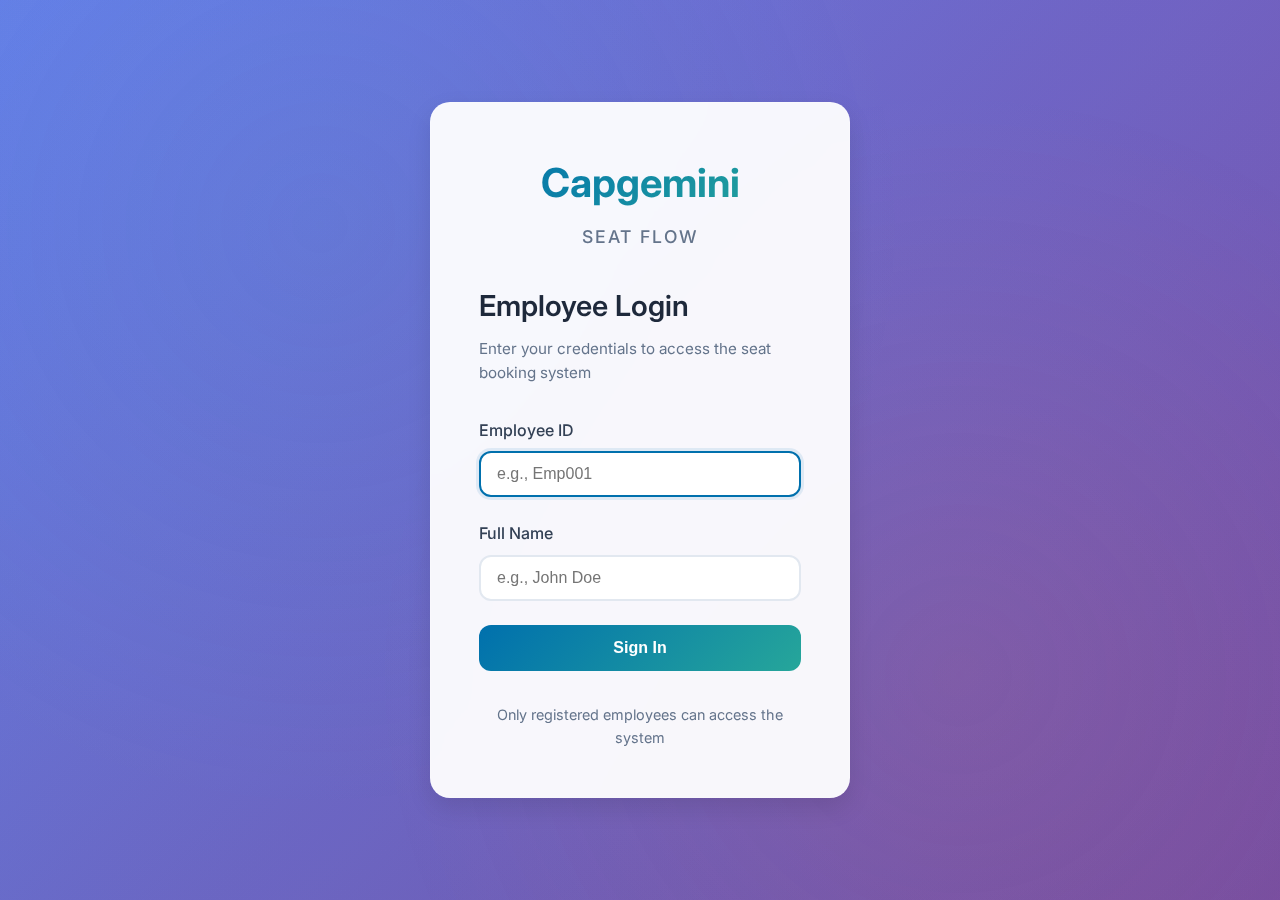
<file: index.html>
<!DOCTYPE html>
<html lang="en">
<head>
    <meta charset="UTF-8">
    <meta name="viewport" content="width=device-width, initial-scale=1.0">
    <title>Capgemini Seat Flow - Employee Login</title>
    <link rel="stylesheet" href="style1.css">
    <link href="https://fonts.googleapis.com/css2?family=Inter:wght@300;400;500;600;700&display=swap" rel="stylesheet">
</head>
<body>
    <div class="container">
        <div class="login-card">
            <div class="brand-header">
                <div class="capgemini-logo">
                    <h1>Capgemini</h1>
                    <span>Seat Flow</span>
                </div>
            </div>
            
            <form id="loginForm" class="login-form">
                <h2>Employee Login</h2>
                <p class="subtitle">Enter your credentials to access the seat booking system</p>
                
                <div class="form-group">
                    <label for="empId">Employee ID</label>
                    <input type="text" id="empId" placeholder="e.g., Emp001" required>
                </div>
                
                <div class="form-group">
                    <label for="empName">Full Name</label>
                    <input type="text" id="empName" placeholder="e.g., John Doe" required>
                </div>
                
                <button type="submit" class="login-btn">
                    <span>Sign In</span>
                    <div class="btn-shimmer"></div>
                </button>
                
                <div id="errorMessage" class="error-message"></div>
            </form>
            
            <div class="login-footer">
                <p>Only registered employees can access the system</p>
            </div>
        </div>
    </div>
    
    <script src="login.js"></script>
</body>
</html>
</file>
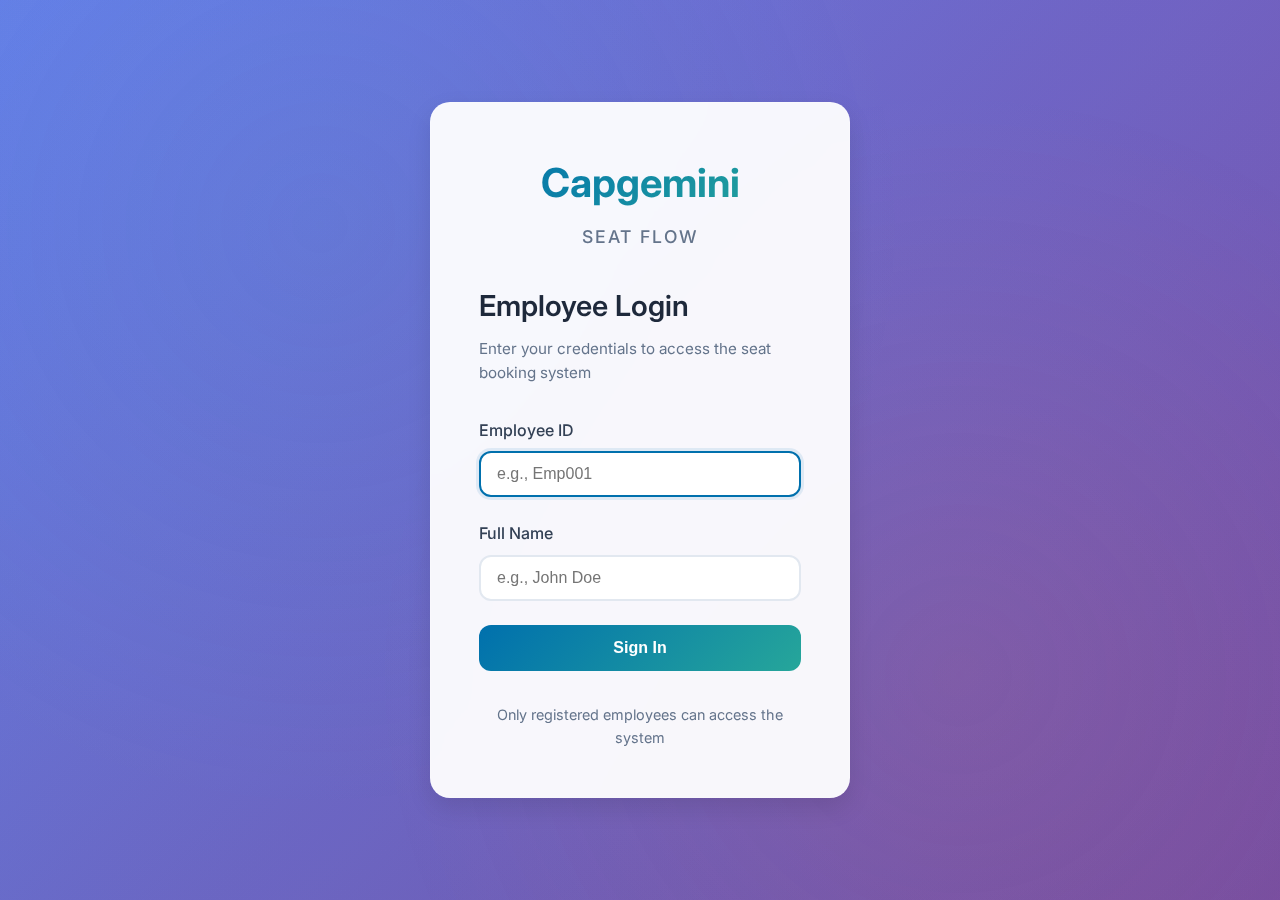
<file: admin.html>
<!DOCTYPE html>
<html lang="en">
<head>
    <meta charset="UTF-8">
    <meta name="viewport" content="width=device-width, initial-scale=1.0">
    <title>Capgemini Seat Flow - Admin Panel</title>
    <link rel="stylesheet" href="style1.css">
    <link href="https://fonts.googleapis.com/css2?family=Inter:wght@300;400;500;600;700&display=swap" rel="stylesheet">
</head>
<body>
    <div class="admin-container">
        <header class="dashboard-header">
            <div class="brand-header">
                <div class="capgemini-logo">
                    <h1>Capgemini</h1>
                    <span>Admin Panel</span>
                </div>
            </div>
            <div class="user-info">
                <span id="welcomeUser">Welcome, Admin</span>
                <button onclick="goToDashboard()" class="back-btn">← Dashboard</button>
            </div>
        </header>
        
        <main class="admin-main">
            <div class="admin-header">
                <h2>All Bookings Management</h2>
                <p>View and manage all employee seat bookings</p>
            </div>
            
            <div class="admin-controls">
                <div class="filter-group">
                    <label for="dateFilter">Filter by Date:</label>
                    <input type="date" id="dateFilter" onchange="filterBookings()">
                </div>
                
                <div class="summary-stats">
                    <div class="mini-stat">
                        <span class="mini-stat-label">Total Bookings:</span>
                        <span class="mini-stat-value" id="totalBookings">0</span>
                    </div>
                    <div class="mini-stat">
                        <span class="mini-stat-label">Today's Bookings:</span>
                        <span class="mini-stat-value" id="todayBookings">0</span>
                    </div>
                </div>
            </div>
            
            <div class="admin-content">
                <div class="admin-table-container">
                    <table class="admin-table">
                        <thead>
                            <tr>
                                <th>Date</th>
                                <th>Seat Number</th>
                                <th>Employee ID</th>
                                <th>Employee Name</th>
                                <th>Department</th>
                                <th>Booking Time</th>
                                <th>Actions</th>
                            </tr>
                        </thead>
                        <tbody id="adminBookings">
                            <!-- All bookings will be populated by JavaScript -->
                        </tbody>
                    </table>
                </div>
                
                <div class="no-bookings-admin" id="noBookingsAdmin" style="display: none;">
                    <div class="empty-state">
                        <div class="empty-icon">📋</div>
                        <h3>No Bookings Found</h3>
                        <p>No bookings match the selected criteria.</p>
                    </div>
                </div>
            </div>
        </main>
    </div>
    
    <!-- Delete Confirmation Modal -->
    <div id="deleteModal" class="modal">
        <div class="modal-content">
            <h3>Confirm Deletion</h3>
            <p id="deleteText">Are you sure you want to delete this booking?</p>
            <div class="modal-actions">
                <button onclick="closeDeleteModal()" class="btn-cancel">Cancel</button>
                <button onclick="confirmDelete()" class="btn-delete">Delete</button>
            </div>
        </div>
    </div>
    
    <script src="admin.js"></script>
</body>
</html>
</file>
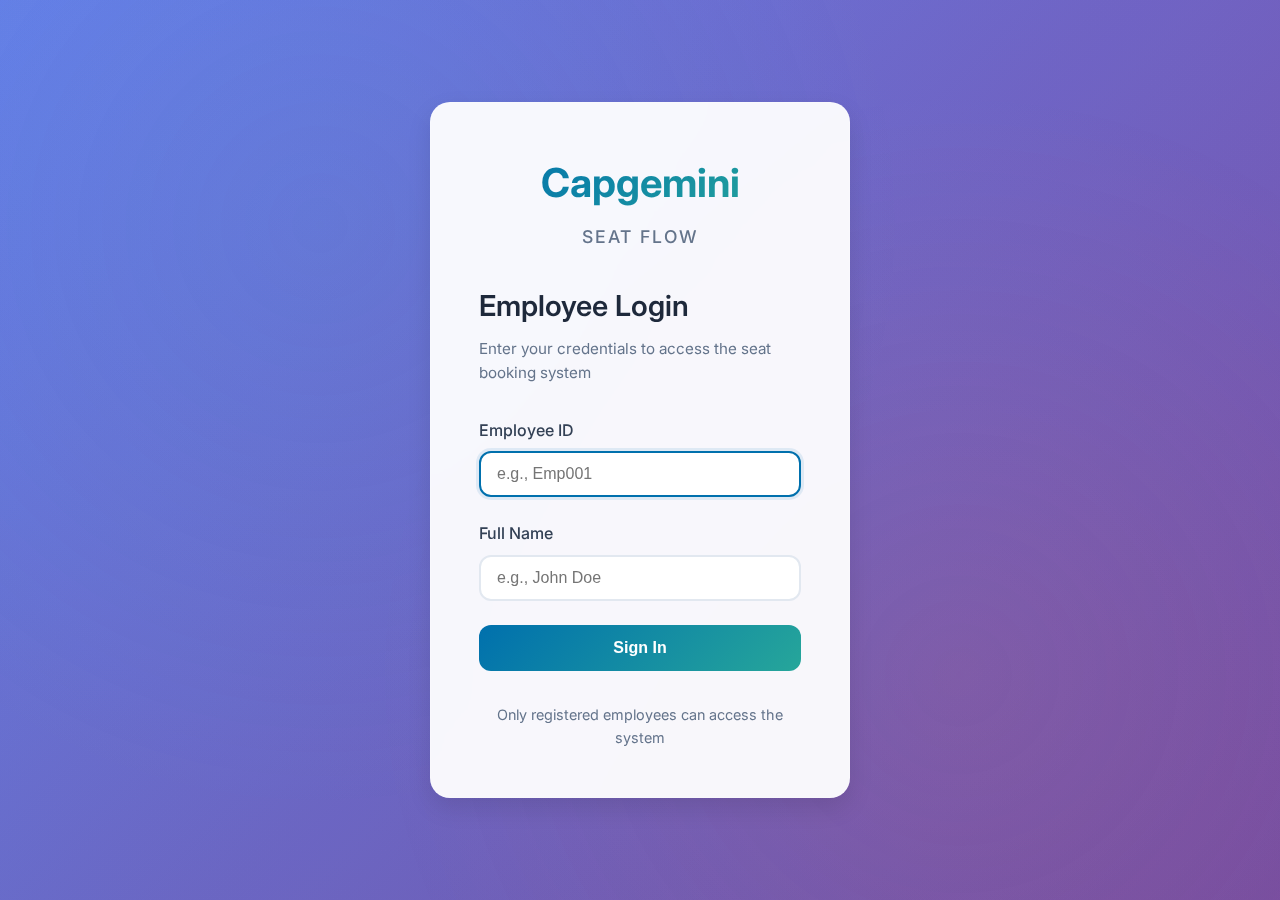
<file: booked.html>
<!DOCTYPE html>
<html lang="en">
<head>
    <meta charset="UTF-8">
    <meta name="viewport" content="width=device-width, initial-scale=1.0">
    <title>Capgemini Seat Flow - My Bookings</title>
    <link rel="stylesheet" href="style1.css">
    <link href="https://fonts.googleapis.com/css2?family=Inter:wght@300;400;500;600;700&display=swap" rel="stylesheet">
</head>
<body>
    <div class="bookings-container">
        <header class="dashboard-header">
            <div class="brand-header">
                <div class="capgemini-logo">
                    <h1>Capgemini</h1>
                    <span>My Bookings</span>
                </div>
            </div>
            <div class="user-info">
                <span id="welcomeUser">Welcome, Employee</span>
                <button onclick="goToDashboard()" class="back-btn">← Dashboard</button>
            </div>
        </header>
        
        <main class="bookings-main">
            <div class="bookings-header">
                <h2>Your Booking History</h2>
                <p>View all your past and current seat bookings</p>
            </div>
            
            <div class="bookings-content">
                <div class="current-booking" id="currentBooking">
                    <!-- Current booking will be displayed here -->
                </div>
                
                <div class="booking-history">
                    <h3>Booking History</h3>
                    <div class="bookings-table-container">
                        <table class="bookings-table">
                            <thead>
                                <tr>
                                    <th>Date</th>
                                    <th>Seat Number</th>
                                    <th>Department</th>
                                    <th>Status</th>
                                </tr>
                            </thead>
                            <tbody id="bookingHistory">
                                <!-- Booking history will be populated by JavaScript -->
                            </tbody>
                        </table>
                    </div>
                </div>
                
                <div class="no-bookings" id="noBookings" style="display: none;">
                    <div class="empty-state">
                        <div class="empty-icon">📅</div>
                        <h3>No Bookings Found</h3>
                        <p>You haven't made any seat bookings yet.</p>
                        <button onclick="goToSeating()" class="action-btn primary">Book Your First Seat</button>
                    </div>
                </div>
            </div>
        </main>
    </div>
    
    <script src="booked.js"></script>
</body>
</html>
</file>
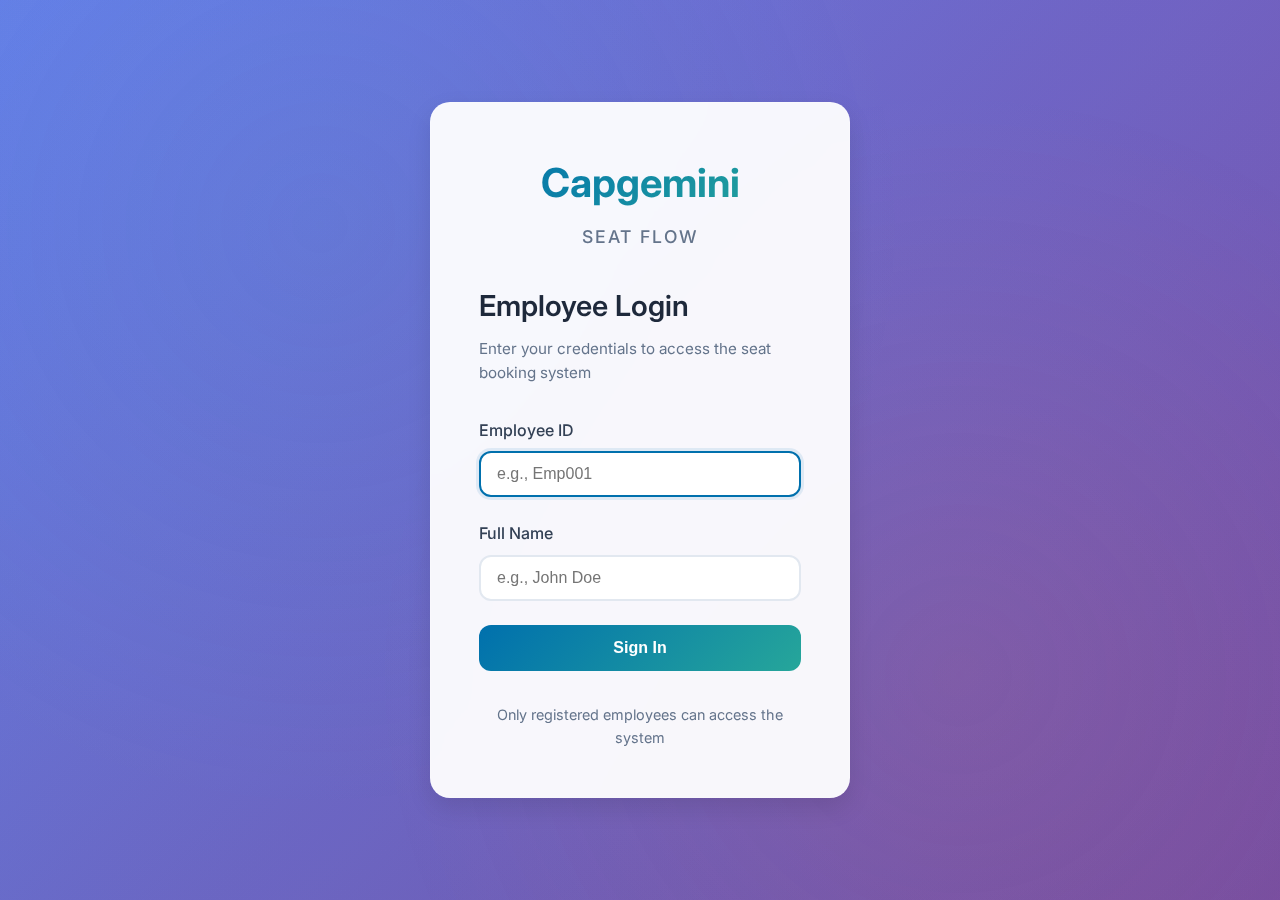
<file: seating.html>
<!DOCTYPE html>
<html lang="en">
<head>
    <meta charset="UTF-8">
    <meta name="viewport" content="width=device-width, initial-scale=1.0">
    <title>Capgemini Seat Flow - Book a Seat</title>
    <link rel="stylesheet" href="style1.css">
    <link href="https://fonts.googleapis.com/css2?family=Inter:wght@300;400;500;600;700&display=swap" rel="stylesheet">
</head>
<body>
    <div class="seating-container">
        <header class="dashboard-header">
            <div class="brand-header">
                <div class="capgemini-logo">
                    <h1>Capgemini</h1>
                    <span>Seat Booking</span>
                </div>
            </div>
            <div class="user-info">
                <span id="welcomeUser">Welcome, Employee</span>
                <button onclick="goToDashboard()" class="back-btn">← Dashboard</button>
            </div>
        </header>
        
        <main class="seating-main">
            <div class="seating-header">
                <h2>Select Your Seat</h2>
                <p class="current-date" id="currentDate"></p>
            </div>
            
            <div class="legend">
                <div class="legend-item">
                    <div class="legend-color dcc"></div>
                    <span>DCC (Seats 23-26)</span>
                </div>
                <div class="legend-item">
                    <div class="legend-color bread"></div>
                    <span>BREAD (Seats 27-29, 38-43)</span>
                </div>
                <div class="legend-item">
                    <div class="legend-color solutions"></div>
                    <span>Solutions (Seats 30-37)</span>
                </div>
                <div class="legend-item">
                    <div class="legend-color cap360"></div>
                    <span>Cap360 (Seats 44-47)</span>
                </div>
                <div class="legend-item">
                    <div class="legend-color booked"></div>
                    <span>Booked</span>
                </div>
            </div>
            
            <div class="seat-grid" id="seatGrid">
                <!-- Seats will be generated by JavaScript -->
            </div>
            
            <div class="booking-info" id="bookingInfo">
                <p>Click on an available seat to book it for today</p>
            </div>
        </main>
    </div>
    
    <!-- Tooltip -->
    <div id="tooltip" class="tooltip"></div>
    
    <!-- Confirmation Modal -->
    <div id="confirmModal" class="modal">
        <div class="modal-content">
            <h3>Confirm Booking</h3>
            <p id="confirmText">Do you want to book this seat?</p>
            <div class="modal-actions">
                <button onclick="closeModal()" class="btn-cancel">Cancel</button>
                <button onclick="confirmBooking()" class="btn-confirm">Confirm</button>
            </div>
        </div>
    </div>
    
    <script src="seating.js"></script>
</body>
</html>
</file>
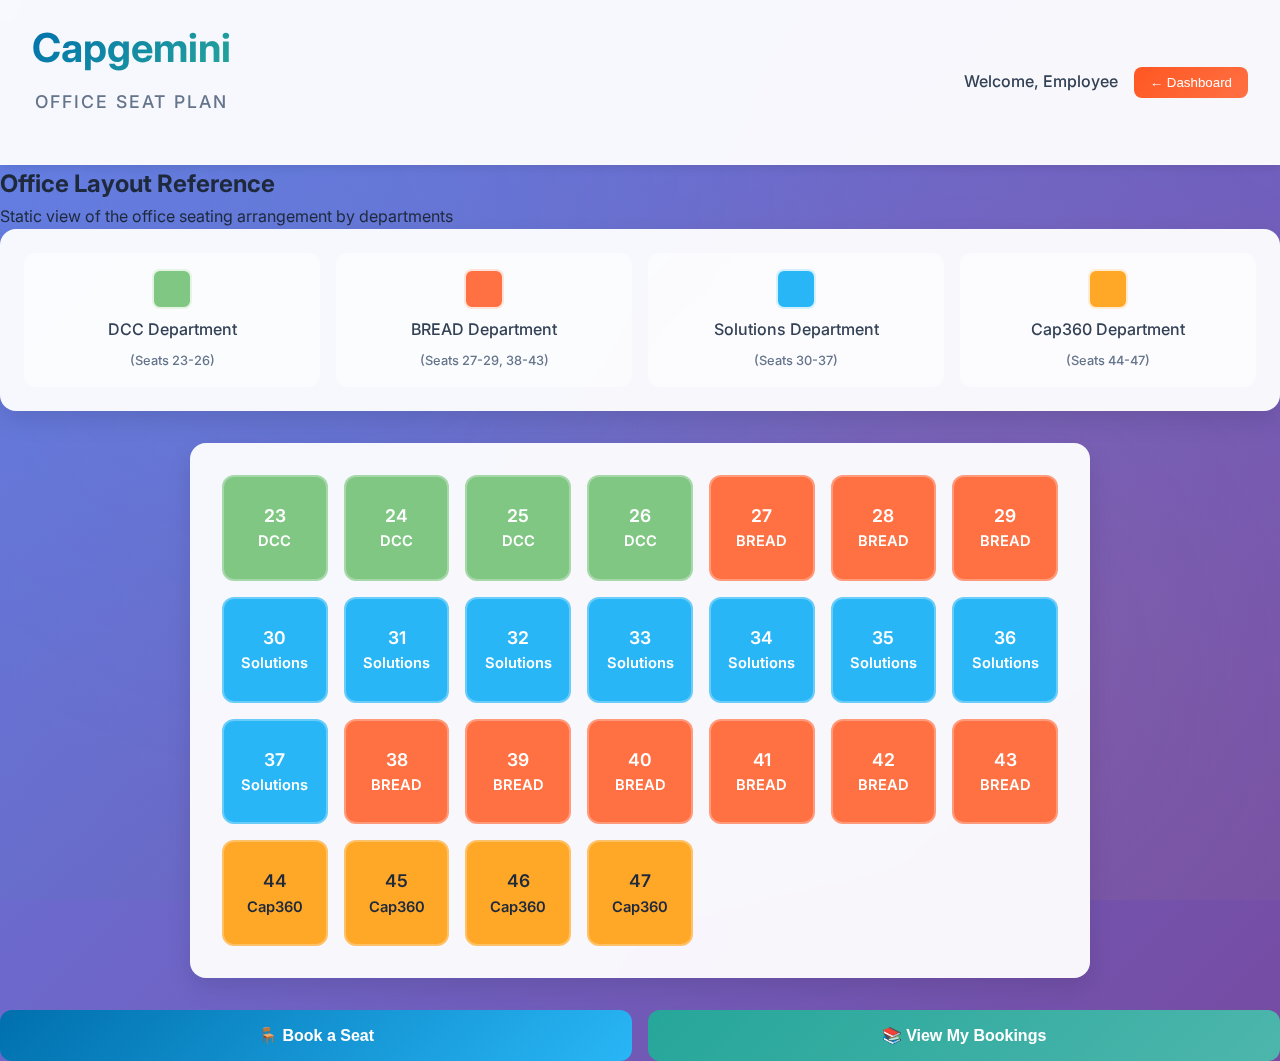
<file: tools_seating.html>
<!DOCTYPE html>
<html lang="en">
<head>
    <meta charset="UTF-8">
    <meta name="viewport" content="width=device-width, initial-scale=1.0">
    <title>Capgemini Seat Flow - Seat Plan</title>
    <link rel="stylesheet" href="style1.css">
    <link href="https://fonts.googleapis.com/css2?family=Inter:wght@300;400;500;600;700&display=swap" rel="stylesheet">
</head>
<body>
    <div class="seatplan-container">
        <header class="dashboard-header">
            <div class="brand-header">
                <div class="capgemini-logo">
                    <h1>Capgemini</h1>
                    <span>Office Seat Plan</span>
                </div>
            </div>
            <div class="user-info">
                <span id="welcomeUser">Welcome, Employee</span>
                <button onclick="goToDashboard()" class="back-btn">← Dashboard</button>
            </div>
        </header>
        
        <main class="seatplan-main">
            <div class="seatplan-header">
                <h2>Office Layout Reference</h2>
                <p>Static view of the office seating arrangement by departments</p>
            </div>
            
            <div class="legend-large">
                <div class="legend-item">
                    <div class="legend-color dcc"></div>
                    <span>DCC Department</span>
                    <small>(Seats 23-26)</small>
                </div>
                <div class="legend-item">
                    <div class="legend-color bread"></div>
                    <span>BREAD Department</span>
                    <small>(Seats 27-29, 38-43)</small>
                </div>
                <div class="legend-item">
                    <div class="legend-color solutions"></div>
                    <span>Solutions Department</span>
                    <small>(Seats 30-37)</small>
                </div>
                <div class="legend-item">
                    <div class="legend-color cap360"></div>
                    <span>Cap360 Department</span>
                    <small>(Seats 44-47)</small>
                </div>
            </div>
            
            <div class="static-seat-grid">
                <!-- Row 1: Seats 23-29 -->
                <div class="seat-row">
                    <div class="seat dcc-dept">23<br><small>DCC</small></div>
                    <div class="seat dcc-dept">24<br><small>DCC</small></div>
                    <div class="seat dcc-dept">25<br><small>DCC</small></div>
                    <div class="seat dcc-dept">26<br><small>DCC</small></div>
                    <div class="seat bread-dept">27<br><small>BREAD</small></div>
                    <div class="seat bread-dept">28<br><small>BREAD</small></div>
                    <div class="seat bread-dept">29<br><small>BREAD</small></div>
                </div>
                
                <!-- Row 2: Seats 30-36 -->
                <div class="seat-row">
                    <div class="seat solutions-dept">30<br><small>Solutions</small></div>
                    <div class="seat solutions-dept">31<br><small>Solutions</small></div>
                    <div class="seat solutions-dept">32<br><small>Solutions</small></div>
                    <div class="seat solutions-dept">33<br><small>Solutions</small></div>
                    <div class="seat solutions-dept">34<br><small>Solutions</small></div>
                    <div class="seat solutions-dept">35<br><small>Solutions</small></div>
                    <div class="seat solutions-dept">36<br><small>Solutions</small></div>
                </div>
                
                <!-- Row 3: Seats 37-43 -->
                <div class="seat-row">
                    <div class="seat solutions-dept">37<br><small>Solutions</small></div>
                    <div class="seat bread-dept">38<br><small>BREAD</small></div>
                    <div class="seat bread-dept">39<br><small>BREAD</small></div>
                    <div class="seat bread-dept">40<br><small>BREAD</small></div>
                    <div class="seat bread-dept">41<br><small>BREAD</small></div>
                    <div class="seat bread-dept">42<br><small>BREAD</small></div>
                    <div class="seat bread-dept">43<br><small>BREAD</small></div>
                </div>
                
                <!-- Row 4: Seats 44-47 -->
                <div class="seat-row">
                    <div class="seat cap360-dept">44<br><small>Cap360</small></div>
                    <div class="seat cap360-dept">45<br><small>Cap360</small></div>
                    <div class="seat cap360-dept">46<br><small>Cap360</small></div>
                    <div class="seat cap360-dept">47<br><small>Cap360</small></div>
                    <div class="empty-space"></div>
                    <div class="empty-space"></div>
                    <div class="empty-space"></div>
                </div>
            </div>
            
            <div class="seatplan-footer">
                <div class="action-buttons">
                    <button onclick="goToSeating()" class="action-btn primary">
                        <span>🪑 Book a Seat</span>
                    </button>
                    
                    <button onclick="goToBookings()" class="action-btn secondary">
                        <span>📚 View My Bookings</span>
                    </button>
                </div>
            </div>
        </main>
    </div>
    
    <script>
        // Set welcome message
        const currentUser = JSON.parse(localStorage.getItem('currentUser'));
        if (currentUser) {
            document.getElementById('welcomeUser').textContent = `Welcome, ${currentUser.name}`;
        }
        
        function goToDashboard() {
            window.location.href = 'dashboard.html';
        }
        
        function goToSeating() {
            window.location.href = 'seating.html';
        }
        
        function goToBookings() {
            window.location.href = 'booked.html';
        }
    </script>
</body>
</html>
</file>
<file: style1.css>
/* Capgemini Seat Flow - Warm & Cool Color Palette */
:root {
    /* Capgemini Brand Colors with Warm/Cool Palette */
    --primary-blue: #0070ad;
    --primary-blue-light: #40a9e0;
    --primary-blue-dark: #003d7a;
    
    /* Warm Colors */
    --warm-orange: #ff7043;
    --warm-coral: #ff5722;
    --warm-peach: #ffab91;
    --warm-gold: #ffa726;
    --warm-yellow: #ffcc02;
    
    /* Cool Colors */
    --cool-teal: #26a69a;
    --cool-mint: #4db6ac;
    --cool-sky: #29b6f6;
    --cool-lavender: #9575cd;
    --cool-sage: #81c784;
    
    /* Neutral & Support Colors */
    --white: #ffffff;
    --light-gray: #f8fafc;
    --medium-gray: #64748b;
    --dark-gray: #334155;
    --charcoal: #1e293b;
    
    /* Department Colors */
    --dcc-color: var(--cool-sage);
    --bread-color: var(--warm-orange);
    --solutions-color: var(--cool-sky);
    --cap360-color: var(--warm-gold);
    
    /* Status Colors */
    --success: #10b981;
    --warning: var(--warm-yellow);
    --error: #ef4444;
    --info: var(--cool-teal);
    
    /* Background & Shadow */
    --bg-gradient: linear-gradient(135deg, #667eea 0%, #764ba2 100%);
    --card-shadow: 0 10px 25px rgba(0, 0, 0, 0.1);
    --hover-shadow: 0 15px 35px rgba(0, 0, 0, 0.15);
    
    /* Border Radius */
    --radius-sm: 8px;
    --radius-md: 12px;
    --radius-lg: 16px;
    --radius-xl: 20px;
}

* {
    margin: 0;
    padding: 0;
    box-sizing: border-box;
}

body {
    font-family: 'Inter', -apple-system, BlinkMacSystemFont, sans-serif;
    background: var(--bg-gradient);
    min-height: 100vh;
    color: var(--charcoal);
    line-height: 1.6;
}

/* Capgemini Background Pattern */
body::before {
    content: '';
    position: fixed;
    top: 0;
    left: 0;
    width: 100%;
    height: 100%;
    background-image: 
        radial-gradient(circle at 25% 25%, rgba(64, 169, 224, 0.1) 0%, transparent 50%),
        radial-gradient(circle at 75% 75%, rgba(255, 112, 67, 0.1) 0%, transparent 50%),
        linear-gradient(45deg, rgba(38, 166, 154, 0.05) 0%, rgba(149, 117, 205, 0.05) 100%);
    z-index: -1;
}

/* Container Styles */
.container {
    display: flex;
    justify-content: center;
    align-items: center;
    min-height: 100vh;
    padding: 20px;
}

/* Brand Header */
.brand-header {
    text-align: center;
    margin-bottom: 2rem;
}

.capgemini-logo h1 {
    font-size: 2.5rem;
    font-weight: 700;
    background: linear-gradient(135deg, var(--primary-blue) 0%, var(--cool-teal) 100%);
    -webkit-background-clip: text;
    -webkit-text-fill-color: transparent;
    background-clip: text;
    margin-bottom: 0.5rem;
}

.capgemini-logo span {
    font-size: 1.1rem;
    color: var(--medium-gray);
    font-weight: 500;
    text-transform: uppercase;
    letter-spacing: 2px;
}

/* Login Card */
.login-card {
    background: rgba(255, 255, 255, 0.95);
    backdrop-filter: blur(20px);
    border-radius: var(--radius-xl);
    padding: 3rem;
    box-shadow: var(--card-shadow);
    width: 100%;
    max-width: 420px;
    border: 1px solid rgba(255, 255, 255, 0.2);
}

.login-form h2 {
    color: var(--charcoal);
    margin-bottom: 0.5rem;
    font-size: 1.8rem;
    font-weight: 600;
}

.subtitle {
    color: var(--medium-gray);
    margin-bottom: 2rem;
    font-size: 0.95rem;
}

/* Form Styles */
.form-group {
    margin-bottom: 1.5rem;
}

.form-group label {
    display: block;
    margin-bottom: 0.5rem;
    font-weight: 500;
    color: var(--dark-gray);
}

.form-group input {
    width: 100%;
    padding: 12px 16px;
    border: 2px solid #e2e8f0;
    border-radius: var(--radius-md);
    font-size: 1rem;
    transition: all 0.3s ease;
    background: var(--white);
}

.form-group input:focus {
    outline: none;
    border-color: var(--primary-blue);
    box-shadow: 0 0 0 3px rgba(0, 112, 173, 0.1);
}

/* Button Styles */
.login-btn {
    width: 100%;
    padding: 14px 20px;
    background: linear-gradient(135deg, var(--primary-blue) 0%, var(--cool-teal) 100%);
    color: var(--white);
    border: none;
    border-radius: var(--radius-md);
    font-size: 1rem;
    font-weight: 600;
    cursor: pointer;
    position: relative;
    overflow: hidden;
    transition: transform 0.3s ease;
}

.login-btn:hover {
    transform: translateY(-2px);
    box-shadow: var(--hover-shadow);
}

.btn-shimmer {
    position: absolute;
    top: 0;
    left: -100%;
    width: 100%;
    height: 100%;
    background: linear-gradient(90deg, transparent, rgba(255, 255, 255, 0.3), transparent);
    transition: left 0.6s ease;
}

.login-btn:hover .btn-shimmer {
    left: 100%;
}

/* Error Message */
.error-message {
    color: var(--error);
    font-size: 0.9rem;
    margin-top: 1rem;
    padding: 10px;
    background: rgba(239, 68, 68, 0.1);
    border-radius: var(--radius-sm);
    border-left: 4px solid var(--error);
    display: none;
}

.login-footer {
    text-align: center;
    margin-top: 2rem;
    color: var(--medium-gray);
    font-size: 0.9rem;
}

/* Dashboard Styles */
.dashboard-container,
.seating-container,
.bookings-container,
.admin-container,
.seatplan-container {
    min-height: 100vh;
    background: transparent;
}

.dashboard-header {
    background: rgba(255, 255, 255, 0.95);
    backdrop-filter: blur(20px);
    padding: 1rem 2rem;
    display: flex;
    justify-content: space-between;
    align-items: center;
    border-bottom: 1px solid rgba(255, 255, 255, 0.2);
    box-shadow: 0 2px 10px rgba(0, 0, 0, 0.1);
}

.user-info {
    display: flex;
    align-items: center;
    gap: 1rem;
    color: var(--dark-gray);
    font-weight: 500;
}

.logout-btn,
.back-btn {
    padding: 8px 16px;
    background: linear-gradient(135deg, var(--warm-coral) 0%, var(--warm-orange) 100%);
    color: var(--white);
    border: none;
    border-radius: var(--radius-sm);
    cursor: pointer;
    font-weight: 500;
    transition: all 0.3s ease;
}

.logout-btn:hover,
.back-btn:hover {
    transform: translateY(-1px);
    box-shadow: 0 4px 15px rgba(255, 87, 34, 0.3);
}

/* Dashboard Main */
.dashboard-main {
    padding: 2rem;
    max-width: 1400px;
    margin: 0 auto;
}

/* Stats Grid */
.stats-grid {
    display: grid;
    grid-template-columns: repeat(auto-fit, minmax(250px, 1fr));
    gap: 1.5rem;
    margin-bottom: 2rem;
}

.stat-card {
    background: rgba(255, 255, 255, 0.95);
    backdrop-filter: blur(20px);
    padding: 1.5rem;
    border-radius: var(--radius-lg);
    box-shadow: var(--card-shadow);
    display: flex;
    align-items: center;
    gap: 1rem;
    border: 1px solid rgba(255, 255, 255, 0.2);
    transition: transform 0.3s ease;
}

.stat-card:hover {
    transform: translateY(-5px);
    box-shadow: var(--hover-shadow);
}

.stat-icon {
    font-size: 2rem;
    display: flex;
    align-items: center;
    justify-content: center;
    width: 60px;
    height: 60px;
    border-radius: var(--radius-md);
    background: linear-gradient(135deg, var(--cool-mint) 0%, var(--cool-teal) 100%);
}

.stat-info h3 {
    color: var(--dark-gray);
    font-size: 0.9rem;
    font-weight: 500;
    margin-bottom: 0.25rem;
}

.stat-number {
    font-size: 2rem;
    font-weight: 700;
    color: var(--primary-blue);
}

/* Charts Grid */
.charts-grid {
    display: grid;
    grid-template-columns: repeat(auto-fit, minmax(350px, 1fr));
    gap: 1.5rem;
    margin-bottom: 2rem;
}

.chart-card {
    background: rgba(255, 255, 255, 0.95);
    backdrop-filter: blur(20px);
    padding: 1.5rem;
    border-radius: var(--radius-lg);
    box-shadow: var(--card-shadow);
    border: 1px solid rgba(255, 255, 255, 0.2);
}

.chart-card h3 {
    color: var(--dark-gray);
    margin-bottom: 1rem;
    font-weight: 600;
}

/* Action Buttons */
.action-buttons {
    display: grid;
    grid-template-columns: repeat(auto-fit, minmax(200px, 1fr));
    gap: 1rem;
    margin-top: 2rem;
}

.action-btn {
    padding: 1rem 1.5rem;
    border: none;
    border-radius: var(--radius-md);
    font-weight: 600;
    cursor: pointer;
    transition: all 0.3s ease;
    font-size: 1rem;
    display: flex;
    align-items: center;
    justify-content: center;
    gap: 0.5rem;
}

.action-btn.primary {
    background: linear-gradient(135deg, var(--primary-blue) 0%, var(--cool-sky) 100%);
    color: var(--white);
}

.action-btn.secondary {
    background: linear-gradient(135deg, var(--cool-teal) 0%, var(--cool-mint) 100%);
    color: var(--white);
}

.action-btn.tertiary {
    background: linear-gradient(135deg, var(--warm-gold) 0%, var(--warm-yellow) 100%);
    color: var(--charcoal);
}

.action-btn.quaternary {
    background: linear-gradient(135deg, var(--cool-lavender) 0%, var(--primary-blue-light) 100%);
    color: var(--white);
}

.action-btn:hover {
    transform: translateY(-3px);
    box-shadow: var(--hover-shadow);
}

/* Seating Styles */
.seating-main {
    padding: 2rem;
    max-width: 1200px;
    margin: 0 auto;
}

.seating-header {
    text-align: center;
    margin-bottom: 2rem;
    background: rgba(255, 255, 255, 0.95);
    backdrop-filter: blur(20px);
    padding: 2rem;
    border-radius: var(--radius-lg);
    box-shadow: var(--card-shadow);
}

.seating-header h2 {
    color: var(--charcoal);
    margin-bottom: 0.5rem;
    font-size: 2rem;
    font-weight: 700;
}

.current-date {
    color: var(--primary-blue);
    font-weight: 600;
    font-size: 1.1rem;
}

/* Legend */
.legend {
    display: flex;
    flex-wrap: wrap;
    justify-content: center;
    gap: 1rem;
    margin-bottom: 2rem;
    background: rgba(255, 255, 255, 0.95);
    backdrop-filter: blur(20px);
    padding: 1.5rem;
    border-radius: var(--radius-lg);
    box-shadow: var(--card-shadow);
}

.legend-item {
    display: flex;
    align-items: center;
    gap: 0.5rem;
    font-weight: 500;
    color: var(--dark-gray);
}

.legend-color {
    width: 20px;
    height: 20px;
    border-radius: 4px;
    border: 2px solid rgba(255, 255, 255, 0.8);
}

.legend-color.dcc { background: var(--dcc-color); }
.legend-color.bread { background: var(--bread-color); }
.legend-color.solutions { background: var(--solutions-color); }
.legend-color.cap360 { background: var(--cap360-color); }
.legend-color.booked { background: var(--medium-gray); }

/* Seat Grid */
.seat-grid {
    display: grid;
    grid-template-columns: repeat(7, 1fr);
    gap: 1rem;
    max-width: 800px;
    margin: 0 auto 2rem;
    background: rgba(255, 255, 255, 0.95);
    backdrop-filter: blur(20px);
    padding: 2rem;
    border-radius: var(--radius-lg);
    box-shadow: var(--card-shadow);
}

.seat {
    aspect-ratio: 1;
    display: flex;
    flex-direction: column;
    align-items: center;
    justify-content: center;
    border-radius: var(--radius-md);
    font-weight: 600;
    cursor: pointer;
    transition: all 0.3s ease;
    border: 2px solid rgba(255, 255, 255, 0.3);
    position: relative;
    min-height: 80px;
}

.seat:hover:not(.booked) {
    transform: translateY(-3px);
    box-shadow: var(--hover-shadow);
}

.seat.dcc { background: var(--dcc-color); color: var(--white); }
.seat.bread { background: var(--bread-color); color: var(--white); }
.seat.solutions { background: var(--solutions-color); color: var(--white); }
.seat.cap360 { background: var(--cap360-color); color: var(--charcoal); }
.seat.booked { 
    background: var(--medium-gray); 
    color: var(--white); 
    cursor: not-allowed;
    opacity: 0.7;
}

.seat-number {
    font-size: 1.2rem;
    font-weight: 700;
}

.seat-employee {
    font-size: 0.8rem;
    margin-top: 0.25rem;
    opacity: 0.9;
}

/* Booking Info */
.booking-info {
    text-align: center;
    background: rgba(255, 255, 255, 0.95);
    backdrop-filter: blur(20px);
    padding: 1rem;
    border-radius: var(--radius-md);
    color: var(--dark-gray);
    font-weight: 500;
}

/* Tooltip */
.tooltip {
    position: absolute;
    background: var(--charcoal);
    color: var(--white);
    padding: 8px 12px;
    border-radius: var(--radius-sm);
    font-size: 0.9rem;
    z-index: 1000;
    pointer-events: none;
    opacity: 0;
    transition: opacity 0.3s ease;
    box-shadow: var(--card-shadow);
}

.tooltip.show {
    opacity: 1;
}

/* Modal */
.modal {
    position: fixed;
    top: 0;
    left: 0;
    width: 100%;
    height: 100%;
    background: rgba(0, 0, 0, 0.6);
    display: none;
    justify-content: center;
    align-items: center;
    z-index: 2000;
    backdrop-filter: blur(5px);
}

.modal.show {
    display: flex;
}

.modal-content {
    background: var(--white);
    padding: 2rem;
    border-radius: var(--radius-lg);
    box-shadow: var(--hover-shadow);
    max-width: 400px;
    width: 90%;
    text-align: center;
}

.modal-content h3 {
    color: var(--charcoal);
    margin-bottom: 1rem;
    font-size: 1.4rem;
}

.modal-actions {
    display: flex;
    gap: 1rem;
    margin-top: 1.5rem;
}

.btn-cancel,
.btn-confirm,
.btn-delete {
    flex: 1;
    padding: 10px 20px;
    border: none;
    border-radius: var(--radius-sm);
    font-weight: 600;
    cursor: pointer;
    transition: all 0.3s ease;
}

.btn-cancel {
    background: var(--light-gray);
    color: var(--dark-gray);
}

.btn-confirm {
    background: var(--success);
    color: var(--white);
}

.btn-delete {
    background: var(--error);
    color: var(--white);
}

.btn-cancel:hover,
.btn-confirm:hover,
.btn-delete:hover {
    transform: translateY(-2px);
}

/* Bookings Table */
.bookings-table-container,
.admin-table-container {
    background: rgba(255, 255, 255, 0.95);
    backdrop-filter: blur(20px);
    border-radius: var(--radius-lg);
    box-shadow: var(--card-shadow);
    overflow: hidden;
    margin-top: 1rem;
}

.bookings-table,
.admin-table {
    width: 100%;
    border-collapse: collapse;
}

.bookings-table th,
.bookings-table td,
.admin-table th,
.admin-table td {
    padding: 1rem;
    text-align: left;
    border-bottom: 1px solid rgba(0, 0, 0, 0.1);
}

.bookings-table th,
.admin-table th {
    background: linear-gradient(135deg, var(--primary-blue) 0%, var(--cool-teal) 100%);
    color: var(--white);
    font-weight: 600;
    text-transform: uppercase;
    font-size: 0.9rem;
    letter-spacing: 0.5px;
}

.bookings-table tr:hover,
.admin-table tr:hover {
    background: rgba(0, 112, 173, 0.05);
}

/* Current Booking */
.current-booking {
    background: linear-gradient(135deg, var(--cool-mint) 0%, var(--cool-teal) 100%);
    color: var(--white);
    padding: 1.5rem;
    border-radius: var(--radius-lg);
    margin-bottom: 2rem;
    text-align: center;
    box-shadow: var(--card-shadow);
}

.current-booking h3 {
    margin-bottom: 0.5rem;
    font-size: 1.4rem;
}

/* Empty State */
.empty-state {
    text-align: center;
    padding: 3rem;
    background: rgba(255, 255, 255, 0.95);
    backdrop-filter: blur(20px);
    border-radius: var(--radius-lg);
    box-shadow: var(--card-shadow);
}

.empty-icon {
    font-size: 4rem;
    margin-bottom: 1rem;
}

.empty-state h3 {
    color: var(--dark-gray);
    margin-bottom: 0.5rem;
    font-size: 1.5rem;
}

.empty-state p {
    color: var(--medium-gray);
    margin-bottom: 2rem;
}

/* Admin Controls */
.admin-controls {
    display: flex;
    justify-content: space-between;
    align-items: center;
    background: rgba(255, 255, 255, 0.95);
    backdrop-filter: blur(20px);
    padding: 1.5rem;
    border-radius: var(--radius-lg);
    box-shadow: var(--card-shadow);
    margin-bottom: 2rem;
    flex-wrap: wrap;
    gap: 1rem;
}

.filter-group {
    display: flex;
    align-items: center;
    gap: 0.5rem;
}

.filter-group label {
    font-weight: 500;
    color: var(--dark-gray);
}

.filter-group input {
    padding: 8px 12px;
    border: 2px solid #e2e8f0;
    border-radius: var(--radius-sm);
    font-size: 0.9rem;
}

.summary-stats {
    display: flex;
    gap: 2rem;
}

.mini-stat {
    display: flex;
    flex-direction: column;
    align-items: center;
    gap: 0.25rem;
}

.mini-stat-label {
    font-size: 0.8rem;
    color: var(--medium-gray);
    font-weight: 500;
}

.mini-stat-value {
    font-size: 1.5rem;
    font-weight: 700;
    color: var(--primary-blue);
}

/* Static Seat Plan */
.static-seat-grid {
    display: flex;
    flex-direction: column;
    gap: 1rem;
    max-width: 900px;
    margin: 0 auto 2rem;
    background: rgba(255, 255, 255, 0.95);
    backdrop-filter: blur(20px);
    padding: 2rem;
    border-radius: var(--radius-lg);
    box-shadow: var(--card-shadow);
}

.seat-row {
    display: grid;
    grid-template-columns: repeat(7, 1fr);
    gap: 1rem;
}

.static-seat-grid .seat {
    min-height: 100px;
    display: flex;
    flex-direction: column;
    align-items: center;
    justify-content: center;
    border-radius: var(--radius-md);
    font-weight: 600;
    border: 2px solid rgba(255, 255, 255, 0.3);
    cursor: default;
    font-size: 1.1rem;
}

.seat.dcc-dept { background: var(--dcc-color); color: var(--white); }
.seat.bread-dept { background: var(--bread-color); color: var(--white); }
.seat.solutions-dept { background: var(--solutions-color); color: var(--white); }
.seat.cap360-dept { background: var(--cap360-color); color: var(--charcoal); }

.empty-space {
    background: transparent;
    border: none;
}

.legend-large {
    display: grid;
    grid-template-columns: repeat(auto-fit, minmax(200px, 1fr));
    gap: 1rem;
    margin-bottom: 2rem;
    background: rgba(255, 255, 255, 0.95);
    backdrop-filter: blur(20px);
    padding: 1.5rem;
    border-radius: var(--radius-lg);
    box-shadow: var(--card-shadow);
}

.legend-large .legend-item {
    display: flex;
    flex-direction: column;
    align-items: center;
    gap: 0.5rem;
    text-align: center;
    padding: 1rem;
    border-radius: var(--radius-md);
    background: rgba(255, 255, 255, 0.5);
}

.legend-large .legend-color {
    width: 40px;
    height: 40px;
    border-radius: var(--radius-sm);
}

.legend-large small {
    color: var(--medium-gray);
    font-size: 0.8rem;
}

/* Responsive Design */
@media (max-width: 768px) {
    .dashboard-header {
        flex-direction: column;
        gap: 1rem;
        text-align: center;
    }
    
    .capgemini-logo h1 {
        font-size: 2rem;
    }
    
    .stats-grid {
        grid-template-columns: 1fr;
    }
    
    .charts-grid {
        grid-template-columns: 1fr;
    }
    
    .action-buttons {
        grid-template-columns: 1fr;
    }
    
    .seat-grid {
        grid-template-columns: repeat(4, 1fr);
        gap: 0.5rem;
        padding: 1rem;
    }
    
    .seat {
        min-height: 60px;
        font-size: 0.9rem;
    }
    
    .admin-controls {
        flex-direction: column;
        align-items: stretch;
    }
    
    .summary-stats {
        justify-content: center;
    }
    
    .seat-row {
        grid-template-columns: repeat(4, 1fr);
    }
    
    .legend-large {
        grid-template-columns: 1fr;
    }
}

@media (max-width: 480px) {
    .login-card {
        padding: 2rem;
        margin: 1rem;
    }
    
    .dashboard-main,
    .seating-main,
    .bookings-main,
    .admin-main,
    .seatplan-main {
        padding: 1rem;
    }
    
    .seat-grid {
        grid-template-columns: repeat(3, 1fr);
    }
    
    .modal-content {
        padding: 1.5rem;
    }
    
    .modal-actions {
        flex-direction: column;
    }
}

/* Animation Classes */
@keyframes fadeIn {
    from { opacity: 0; transform: translateY(20px); }
    to { opacity: 1; transform: translateY(0); }
}

@keyframes slideIn {
    from { transform: translateX(-100%); }
    to { transform: translateX(0); }
}

@keyframes pulse {
    0%, 100% { transform: scale(1); }
    50% { transform: scale(1.05); }
}

.fade-in {
    animation: fadeIn 0.6s ease;
}

.slide-in {
    animation: slideIn 0.5s ease;
}

.pulse {
    animation: pulse 2s ease-in-out infinite;
}

/* Status Badges */
.status-badge {
    padding: 4px 8px;
    border-radius: 12px;
    font-size: 0.8rem;
    font-weight: 600;
    text-transform: uppercase;
    letter-spacing: 0.5px;
}

.status-active { background: var(--success); color: var(--white); }
.status-pending { background: var(--warning); color: var(--charcoal); }
.status-cancelled { background: var(--error); color: var(--white); }

/* Scrollbar Styling */
::-webkit-scrollbar {
    width: 8px;
}

::-webkit-scrollbar-track {
    background: rgba(255, 255, 255, 0.1);
}

::-webkit-scrollbar-thumb {
    background: var(--primary-blue);
    border-radius: 4px;
}

::-webkit-scrollbar-thumb:hover {
    background: var(--primary-blue-dark);
}

/* Print Styles */
@media print {
    body {
        background: white !important;
    }
    
    .dashboard-header,
    .action-buttons,
    .logout-btn,
    .back-btn {
        display: none !important;
    }
    
    .chart-card,
    .stat-card {
        box-shadow: none !important;
        border: 1px solid #ccc !important;
    }
}
</file>
